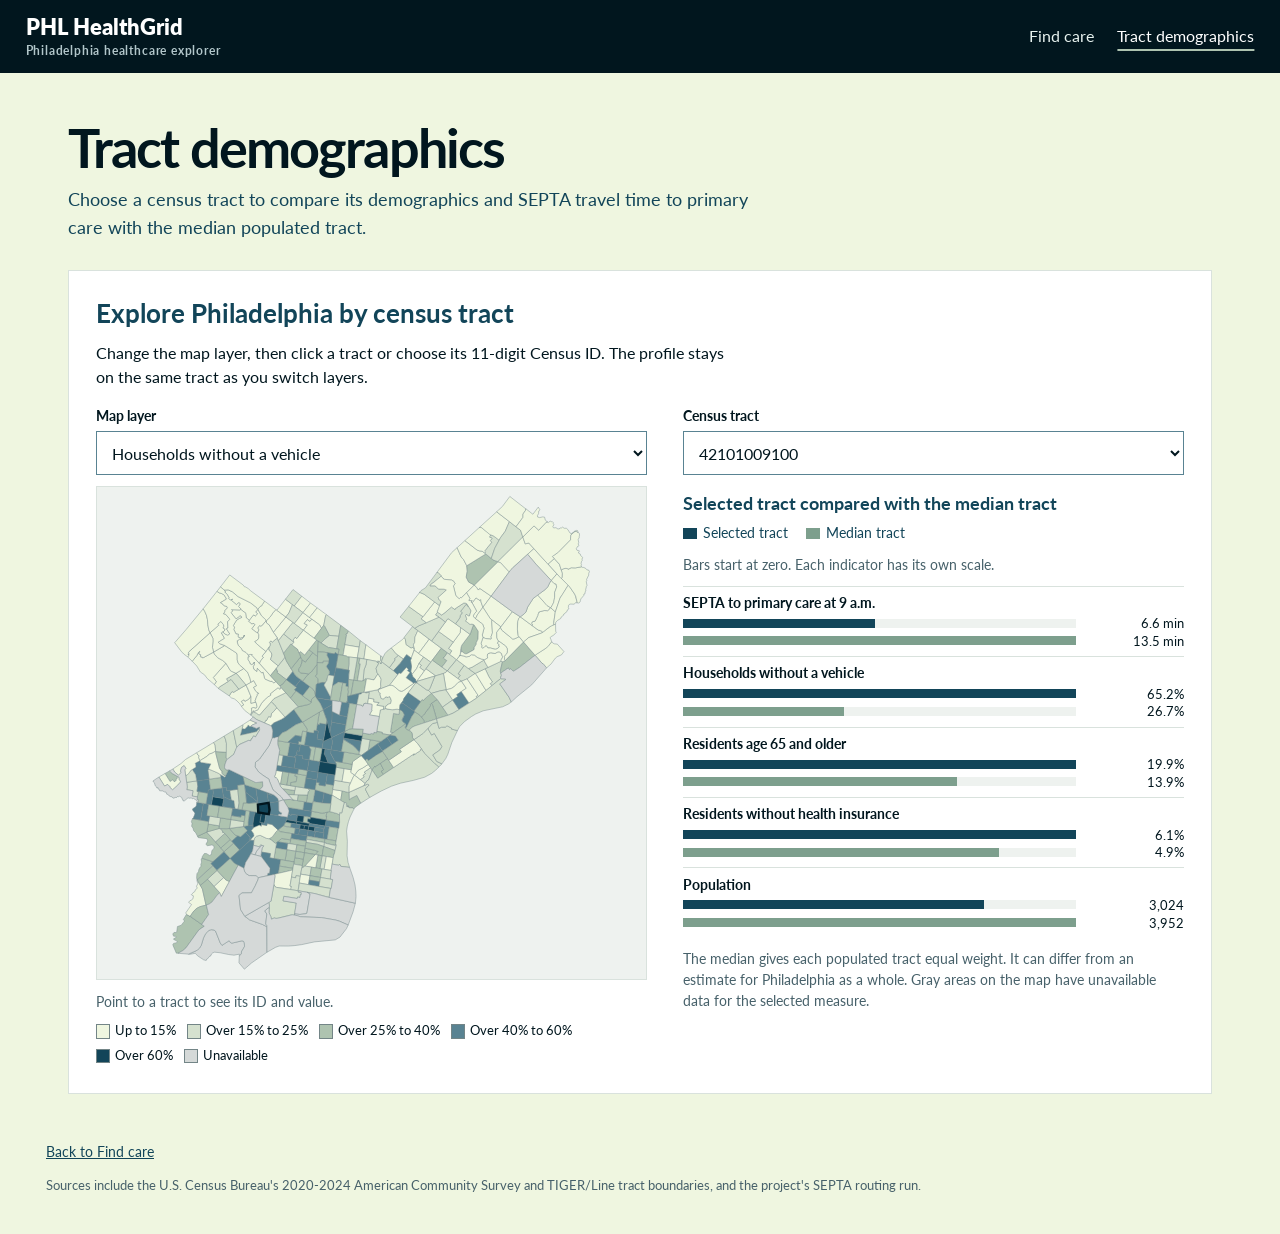
<file: tract-demographics.html>
<!doctype html>
<html lang="en">
<head>
  <meta charset="utf-8">
  <meta name="viewport" content="width=device-width, initial-scale=1">
  <meta name="description" content="Explore Philadelphia census tract demographics and scheduled SEPTA travel times to primary care.">
  <title>Tract Demographics | PHL HealthGrid</title>
  <link rel="stylesheet" href="styles.css">
  <link rel="stylesheet" href="analysis.css">
  <script defer src="analysis/tracts.js"></script>
  <script defer src="tract-demographics.js"></script>
</head>
<body>
<a class="skip" href="#main">Skip to the tract data</a>
<header class="site-header">
  <a href="index.html" class="brand">
    <span>PHL HealthGrid <small>Philadelphia healthcare explorer</small></span>
  </a>
  <nav aria-label="Main navigation">
    <a href="index.html">Find care</a>
    <a href="tract-demographics.html" aria-current="page">Tract demographics</a>
  </nav>
</header>
<main id="main" class="analysis-page">
  <header class="page-intro">
    <h1>Tract demographics</h1>
    <p>Choose a census tract to compare its demographics and SEPTA travel time to primary care with the median populated tract.</p>
  </header>

  <section class="card study-panel" id="tract-profile" aria-labelledby="profile-title">
    <div class="panel-intro">
      <h2 id="profile-title">Explore Philadelphia by census tract</h2>
      <p>Change the map layer, then click a tract or choose its 11-digit Census ID. The profile stays on the same tract as you switch layers.</p>
    </div>
    <noscript><p class="plot-empty">Enable JavaScript to explore the tract profiles.</p></noscript>
    <div class="tract-grid">
      <div class="tract-map-area">
        <label for="metric-picker">Map layer</label>
        <select id="metric-picker"></select>
        <svg id="tract-map" viewBox="0 0 580 520" role="img" aria-labelledby="map-title map-caption">
          <title id="map-title">Census tracts in Philadelphia</title>
          <desc id="map-caption">Select a tract on the map or use the Census tract dropdown to compare neighborhood estimates.</desc>
          <g id="tract-polygons"></g>
        </svg>
        <p id="map-hover" class="plot-hint">Point to a tract to see its ID and value.</p>
        <ul class="map-legend" id="map-legend" aria-label="Map legend"></ul>
      </div>
      <div class="tract-details">
        <label for="tract-picker">Census tract</label>
        <select id="tract-picker"></select>
        <section class="tract-comparison" aria-labelledby="comparison-title">
          <h3 id="comparison-title">Selected tract compared with the median tract</h3>
          <ul class="comparison-legend" aria-label="Bar colors">
            <li class="selected-series">Selected tract</li>
            <li class="median-series">Median tract</li>
          </ul>
          <p class="plot-hint">Bars start at zero. Each indicator has its own scale.</p>
          <div id="tract-comparison"></div>
        </section>
        <p class="plot-hint">The median gives each populated tract equal weight. It can differ from an estimate for Philadelphia as a whole. Gray areas on the map have unavailable data for the selected measure.</p>
      </div>
    </div>
  </section>

</main>
<footer class="site-footer">
  <p><a href="index.html">Back to Find care</a></p>
  <p class="source-note">Sources include the U.S. Census Bureau's 2020-2024 American Community Survey and TIGER/Line tract boundaries, and the project's SEPTA routing run.</p>
</footer>
</body>
</html>
</file>
<file: styles.css>
@import url("https://fonts.googleapis.com/css2?family=Lato:wght@400;700&display=swap");

:root {
  --ink:#01161e; --navy:#124559; --blue:#598392; --sage:#aec3b0;
  --wash:#eff6e0; --paper:#fff; --line:#d9e2dd; --quiet:#47616a;
  --font-family:Lato,Arial,sans-serif;
}
* { box-sizing:border-box; }
[hidden] { display:none !important; }
html { scroll-behavior:auto; }
body { margin:0; color:var(--ink); background:var(--wash); font:16px/1.5 var(--font-family); }
button,input { font:inherit; }
button,input,select { border-radius:0; }
button,summary,input[type=checkbox] { cursor:pointer; }
input[type=checkbox] { appearance:none; display:grid; place-content:center; width:1rem; height:1rem; border:1px solid #82969c; background:var(--paper); color:var(--ink); }
input[type=checkbox]:checked { background:var(--checkbox-fill, var(--navy)); color:var(--checkbox-mark, white); }
input[type=checkbox]:checked::before { content:""; width:.52rem; height:.3rem; border:solid currentColor; border-width:0 0 2px 2px; transform:translateY(-.06rem) rotate(-45deg); }
input,button,a,summary,canvas { outline-offset:3px; }
:focus-visible { outline:3px solid #739eac; }
a { color:var(--navy); }
.skip { position:fixed; left:1rem; top:1rem; z-index:5; padding:.6rem; background:white; transform:translateY(-250%); }
.skip:focus { transform:none; }
.site-header { background:var(--ink); color:white; display:flex; justify-content:space-between; gap:1.5rem; align-items:center; padding:.9rem clamp(1rem,2vw,2rem); }
.brand { color:white; text-decoration:none; font-size:1.35rem; font-weight:750; line-height:1.15; }
.brand small { display:block; color:#b2c6ca; font-size:.72rem; font-weight:700; letter-spacing:.07em; margin-top:.25rem; }
nav { display:flex; gap:.35rem 1.45rem; flex-wrap:wrap; }
nav a { color:#e7f2ef; display:flex; align-items:center; min-height:44px; text-decoration:none; }
nav a:hover { text-decoration:underline; }
nav a[aria-current=page] { color:#fff; text-decoration:underline; text-decoration-color:var(--sage); text-underline-offset:.45rem; text-decoration-thickness:2px; }
.site-footer { max-width:1220px; padding:0 1rem 1.6rem; margin:0 auto; color:var(--quiet); font-size:.88rem; }
.dashboard { display:grid; grid-template-columns:minmax(205px,.93fr) minmax(0,2.08fr) minmax(230px,1fr); gap:1rem; padding:1.1rem clamp(.75rem,1.4vw,1.5rem) 2rem; max-width:1920px; margin:auto; align-items:start; }
.filters,.card,.map-frame { overflow:hidden; }
.filters { background:var(--ink); color:white; padding:1.25rem; }
.filters h1 { font-size:1.5rem; line-height:1.15; margin:.2rem 0 1.1rem; }
.status-label { margin:0; text-transform:uppercase; color:#b5ced1; font-size:.73rem; font-weight:700; letter-spacing:.09em; }
label { display:block; font-size:.875rem; font-weight:700; margin-bottom:.35rem; }
.search-row { display:flex; gap:.4rem; }
input[type=search],input[type=url] { width:100%; min-width:0; min-height:44px; padding:.45rem .55rem; border:1px solid #82969c; }
input[type=search] { appearance:none; }
.search-row button { min-height:44px; padding:.4rem .65rem; border:0; white-space:nowrap; background:#124559; color:white; font-weight:700; }
.filters button { background:#245364; color:white; }
fieldset { border:0; border-top:1px solid #29444d; padding:.65rem 0 0; margin:1.3rem 0 0; min-width:0; }
legend { padding:0 .5rem 0 0; color:#bcd0d1; font-size:.77rem; letter-spacing:.08em; text-transform:uppercase; font-weight:700; }
.options label { display:flex; align-items:center; min-height:35px; gap:.55rem; margin:0; }
.options input { margin:0; width:1.1rem; height:1.1rem; flex:none; --checkbox-fill:#85aeb9; --checkbox-mark:var(--ink); }
.options .option-count { margin-left:auto; color:#bcd0d1; font-variant-numeric:tabular-nums; }
.filters .filter-toggle { min-height:30px; padding:0; color:#d6e9ea; background:transparent; text-decoration:underline; font-size:.84rem; }
.more-services { margin:.45rem 0 0; }
.more-services summary { padding:.35rem 0; cursor:pointer; color:#d6e9ea; }
.secondary { border:1px solid #50747e; min-height:44px; width:100%; margin-top:1rem; font-weight:bold; }
.results { margin-top:1rem; border-top:1px solid #29444d; padding-top:.7rem; }
.results summary { min-height:38px; font-weight:bold; }
#results { max-height:190px; overflow:auto; }
.result { display:block; width:100%; text-align:left; border:0; border-top:1px solid #29444d; background:transparent !important; padding:.65rem .35rem; min-height:44px; }
.result[aria-pressed=true] { background:#245364 !important; }
.result small { display:block; color:#bfd4d8; }
.map-panel,.facility { min-width:0; }
.parcel-status { margin:.45rem 0 0; color:#425b62; font-size:.73rem; }
.parcel-status:empty { margin:0; }
.map-frame { height:clamp(520px,76vh,1000px); position:relative; border:1px solid #bbcbd1; background:#dae6eb; }
#map { display:block; width:100%; height:100%; cursor:grab; touch-action:none; }
#map:active { cursor:grabbing; }
#map.over-marker:not(:active) { cursor:pointer; }
#map:focus-visible { outline-offset:-4px; }
.map-count { position:absolute; top:.75rem; left:.75rem; margin:0; background:white; padding:.45rem .7rem; font-size:.82rem; font-weight:700; box-shadow:0 1px 4px #01161e22; pointer-events:none; }
.map-controls { position:absolute; right:.65rem; top:.65rem; display:grid; background:white; box-shadow:0 1px 5px #01161e33; }
.map-controls button { width:44px; height:44px; border:0; border-bottom:1px solid #e1e8e8; background:white; color:var(--ink); font-size:1.3rem; }
.map-controls button:hover { background:var(--wash); }
.map-guide { position:absolute; left:.45rem; bottom:.4rem; margin:0; background:#fffffff0; color:#25454f; font-size:.67rem; padding:.17rem .35rem; pointer-events:none; }
.map-key,.map-sources { display:flex; flex-wrap:wrap; gap:.25rem .85rem; margin:.45rem 0 0; font-size:.73rem; color:#25454f; }
.map-key span { display:inline-flex; align-items:center; gap:.32rem; }
.map-key span::before { content:""; }
.map-key .key-care::before { width:8px; height:8px; background:#447c8b; border:1px solid white; border-radius:50%; }
.map-key .key-parcels::before { width:9px; height:9px; border:1px solid #a4aaa0; }
.card { background:var(--paper); border:1px solid var(--line); }
.card-heading { border-bottom:1px solid var(--line); padding:.85rem 1rem; display:flex; flex-wrap:wrap; justify-content:space-between; align-items:center; gap:.35rem; }
.card-heading h2 { font-size:1rem; letter-spacing:.055em; text-transform:uppercase; margin:0; color:var(--navy); }
.card-body { padding:1rem; }.card-body > :first-child { margin-top:0; }
.card-body > :last-child { margin-bottom:0; }
.tag { display:inline-block; color:var(--ink); background:var(--sage); padding:.2rem .5rem; font-weight:700; font-size:.73rem; }
.source-note { color:var(--quiet); font-size:.79rem; }
.facility-hero { display:flex; position:relative; flex-direction:column; justify-content:flex-end; background:linear-gradient(145deg,#315365,#01161e 80%); color:white; overflow:hidden; }
.facility-hero.has-photo { min-height:225px; }
.facility-hero img { position:absolute; inset:0; width:100%; height:100%; object-fit:cover; }
.facility-title { position:relative; padding:1rem; }
.has-photo .facility-title { padding-top:2.5rem; background:linear-gradient(transparent,#01161f 90%); }
.facility-title h2 { margin:.35rem 0 0; line-height:1.18; font-size:clamp(1.3rem,1.65vw,1.85rem); overflow-wrap:anywhere; }
.photo-credit { margin:0 0 .8rem; overflow-wrap:anywhere; }
.facility-fields { margin:0 0 .85rem; }
.facility-fields dt { color:var(--quiet); font-size:.74rem; font-weight:700; margin-top:.7rem; }
.facility-fields dd { margin:.1rem 0 .65rem; overflow-wrap:anywhere; color:var(--navy); }
.evidence-basis { display:block; color:var(--quiet); }
.official { display:block; min-height:44px; padding:.55rem .65rem; border:1px solid var(--blue); font-weight:bold; text-align:center; text-decoration:none; }
.directions-link { margin:.8rem 0; }
.text-button { border:0; background:none; padding:.45rem 0; color:var(--navy); text-decoration:underline; }
@media (forced-colors:active) {
  input[type=checkbox] { appearance:auto; display:inline-block; }
  input[type=checkbox]:checked::before { content:none; }
}
@media (max-width:900px) {
  .dashboard { grid-template-columns:minmax(210px,.85fr) minmax(0,1.65fr); }
  .facility { grid-column:2; }.filters { grid-row:1/3; }
}
@media (max-width:700px) {
  .site-header { align-items:flex-start; flex-direction:column; gap:.4rem; }
  .dashboard { display:flex; flex-direction:column; align-items:stretch; }
  .map-frame { height:460px; height:clamp(360px,64svh,560px); }
  .map-guide { display:none; }
  .filters,.map-panel,.facility { width:100%; }
  .results { margin-bottom:.35rem; }
  #results { max-height:130px; }
}
</file>
<file: analysis.css>
.analysis-page { width:min(1200px, 100%); margin:auto; padding:clamp(1.25rem,3.5vw,3rem) clamp(.85rem,2.4vw,1.75rem) 1rem; }
.page-intro { margin:0 0 1.75rem; }
.page-intro h1 { margin:0 0 .4rem; color:var(--ink); font-size:clamp(2rem,4.5vw,3.35rem); line-height:1.09; letter-spacing:-.035em; }
.page-intro p { margin:.65rem 0; max-width:68ch; font-size:clamp(1rem,1.8vw,1.15rem); color:var(--navy); }
.section-links { display:flex; flex-wrap:wrap; gap:0 1.25rem; margin-top:.65rem; }
.section-links a { line-height:1.4; display:flex; align-items:center; min-height:44px; font-weight:700; text-underline-offset:.18em; }
.study-panel { padding:clamp(.85rem,2.3vw,1.7rem); margin:0 0 1.1rem; scroll-margin-top:1rem; }
.study-panel h2,.study-panel h3 { color:var(--navy); line-height:1.2; margin:0 0 .7rem; }
.study-panel h2 { font-size:clamp(1.2rem,2.15vw,1.65rem); }
.study-panel h3 { font-size:1.12rem; }
.study-panel p { max-width:72ch; margin:.65rem 0; }
.study-panel p:last-child { margin-bottom:0; }
.panel-intro { margin-bottom:1rem; }
.figure-with-text { display:grid; grid-template-columns:minmax(0,.9fr) minmax(0,1.1fr); align-items:start; gap:clamp(1rem,3vw,2rem); }
figure { margin:0; min-width:0; }
figure a { display:block; }
figure img { display:block; width:100%; height:auto; }
figcaption,.plot-hint,.plot-coverage,.plot-status { font-size:.88rem; color:var(--quiet); }
figcaption { margin:.45rem 0 0; }
.tract-grid { display:grid; grid-template-columns:minmax(0,1.1fr) minmax(0,1fr); gap:clamp(1rem,3.5vw,2.3rem); }
.tract-map-area,.tract-details,.controls > div,.plot-grid > div { min-width:0; }
.analysis-page select,.analysis-button { min-height:44px; max-width:100%; padding:.45rem .65rem; border:1px solid #598392; background:white; color:var(--ink); font:inherit; }
.analysis-page select { width:100%; }
.analysis-page select:focus-visible,.analysis-button:focus-visible { outline-offset:3px; }
.analysis-button { color:var(--navy); font-weight:700; }
.analysis-button:not(:disabled):hover { background:var(--wash); }
.analysis-button:disabled { opacity:.56; cursor:default; }
#tract-map { display:block; width:100%; background:#eef2ef; border:1px solid var(--line); margin-top:.7rem; }
.tract-shape { fill-rule:evenodd; stroke:#75888c; stroke-width:.45; vector-effect:non-scaling-stroke; cursor:pointer; }
.tract-shape:hover { stroke:var(--ink); stroke-width:1.45; }
.tract-shape.is-selected { stroke:var(--ink); stroke-width:2.4; }
.map-legend { display:flex; flex-wrap:wrap; gap:.35rem .7rem; padding:0; list-style:none; font-size:.79rem; margin:.5rem 0 0; }
.map-legend li { display:flex; align-items:center; gap:.3rem; }
.map-legend span { display:inline-block; width:.88rem; height:.88rem; border:1px solid #738587; }
#map-hover { min-height:1.35em; }
.tract-comparison { margin-top:1.1rem; }
.tract-comparison h3 { margin-bottom:.55rem; }
.comparison-legend { display:flex; flex-wrap:wrap; gap:.35rem 1.1rem; margin:0; padding:0; list-style:none; font-size:.86rem; color:var(--navy); }
.selected-series { --series-color:var(--navy); }
.median-series { --series-color:#7d9f8d; }
.comparison-legend li { display:flex; align-items:center; gap:.4rem; }
.comparison-legend li::before { content:""; width:.85rem; height:.65rem; background:var(--series-color); }
.comparison-metric { display:grid; gap:.1rem; padding:.46rem 0; border-top:1px solid var(--line); }
.comparison-metric h4 { margin:0 0 .08rem; font-size:.88rem; line-height:1.3; }
.comparison-bar { display:grid; grid-template-columns:minmax(0,1fr) 6.2rem; gap:.55rem; align-items:center; }
.comparison-track { height:.56rem; background:#eef2ef; overflow:hidden; }
.comparison-track span { display:block; height:100%; background:var(--series-color); }
.comparison-track.is-unavailable { background:transparent; }
.comparison-value { font-size:.8rem; line-height:1.25; text-align:right; font-variant-numeric:tabular-nums; }
.comparison-series-label { position:absolute; width:1px; height:1px; overflow:hidden; clip-path:inset(50%); white-space:nowrap; }
.table-wrap { overflow-x:auto; max-width:100%; }
.table-wrap table { border-collapse:collapse; width:100%; font-size:.88rem; }
.table-wrap caption { font-weight:700; text-align:left; padding:.55rem 0; color:var(--navy); }
.table-wrap th,.table-wrap td { border-bottom:1px solid var(--line); padding:.5rem .45rem; }
.table-wrap thead { background:var(--wash); color:var(--ink); }
.table-wrap th { text-align:left; }
.table-wrap td,.table-wrap thead th:not(:first-child) { text-align:right; font-variant-numeric:tabular-nums; }
.model-table { max-width:42rem; margin-top:.8rem; }
.interactive { margin-top:1.2rem; padding-top:1rem; border-top:1px solid var(--line); }
.controls { display:flex; flex-wrap:wrap; align-items:end; gap:.65rem 1rem; margin:.85rem 0; }
.controls > div { flex:0 1 15rem; }
.plot-grid { display:grid; grid-template-columns:minmax(0,1.2fr) minmax(0,1fr); gap:1.2rem; }
.plot-grid svg { display:block; width:100%; max-height:365px; }
.scatter { cursor:crosshair; touch-action:none; }
.plot-grid svg text { font:12px var(--font-family); fill:var(--quiet); }
.plot-grid svg .axis-label { font-size:14px; font-weight:700; fill:var(--navy); }
.plot-grid svg .grid-line { stroke:#e1e9e5; }
.plot-grid svg .axis-line { stroke:var(--quiet); }
.plot-grid svg .identity { stroke:var(--navy); stroke-dasharray:5 4; }
.plot-grid svg circle { fill:var(--blue); stroke:var(--navy); stroke-width:.4; opacity:.65; }
.plot-grid svg circle.dimmed { fill:#dce4de; stroke:none; opacity:.75; }
.plot-grid svg circle.is-selected { fill:var(--navy); opacity:.88; }
.plot-grid svg circle:hover { fill:var(--ink); opacity:1; }
.plot-grid svg .brush { fill:#59839225; stroke:var(--navy); pointer-events:none; }
.plot-grid svg .bin { fill:var(--blue); stroke:var(--navy); stroke-width:.3; }
.plot-empty { padding:.55rem; background:var(--wash); }
@media (max-width:780px) {
  .figure-with-text,.tract-grid,.plot-grid { grid-template-columns:minmax(0,1fr); }
  .plot-grid { gap:.7rem; }
}
@media (max-width:410px) {
  .table-wrap th,.table-wrap td { padding:.4rem .28rem; }
  .controls > div { flex-basis:100%; }
}
</file>
